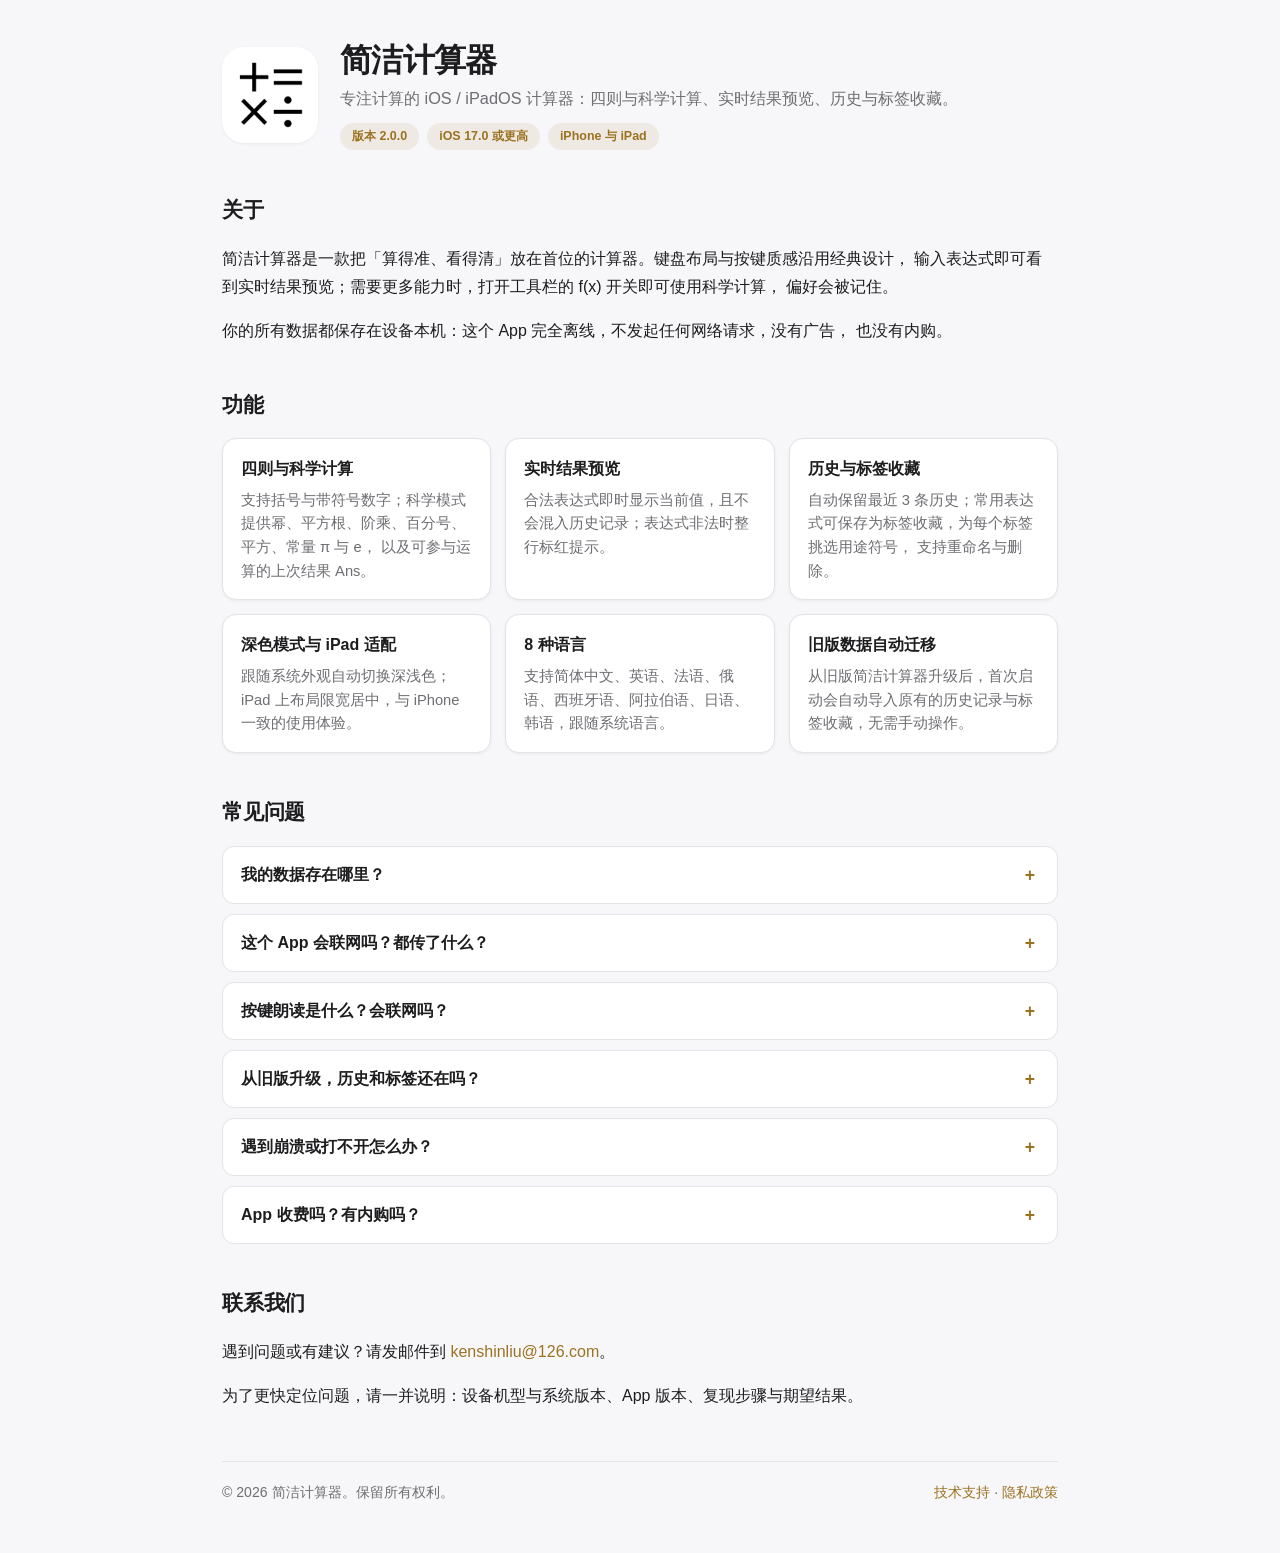
<file: index.html>
<!DOCTYPE html>
<html lang="zh-CN">
<head>
<meta charset="utf-8">
<meta name="viewport" content="width=device-width, initial-scale=1">
<title>简洁计算器 — 技术支持</title>
<meta name="description" content="简洁计算器：一款专注计算的 iOS / iPadOS 计算器，支持科学计算、实时结果预览、历史与标签收藏。完全离线，数据只存本机。">
<meta property="og:title" content="简洁计算器 — 技术支持">
<meta property="og:description" content="一款专注计算的 iOS / iPadOS 计算器，支持科学计算与历史收藏。完全离线，数据只存本机。">
<meta property="og:image" content="assets/icon.png">
<link rel="icon" type="image/png" href="assets/icon.png">
<link rel="stylesheet" href="styles.css">
</head>
<body>
<main class="wrap">

<header class="hero">
  <img class="hero-icon" src="assets/icon.png" alt="简洁计算器 App 图标" width="96" height="96">
  <div>
    <h1>简洁计算器</h1>
    <p class="tagline">专注计算的 iOS / iPadOS 计算器：四则与科学计算、实时结果预览、历史与标签收藏。</p>
    <p class="chips">
      <span class="chip">版本 2.0.0</span>
      <span class="chip">iOS 17.0 或更高</span>
      <span class="chip">iPhone 与 iPad</span>
    </p>
  </div>
</header>

<section>
  <h2>关于</h2>
  <p>简洁计算器是一款把「算得准、看得清」放在首位的计算器。键盘布局与按键质感沿用经典设计，
  输入表达式即可看到实时结果预览；需要更多能力时，打开工具栏的 f(x) 开关即可使用科学计算，
  偏好会被记住。</p>
  <p>你的所有数据都保存在设备本机：这个 App 完全离线，不发起任何网络请求，没有广告，
  也没有内购。</p>
</section>

<section>
  <h2>功能</h2>
  <div class="grid">
    <div class="card">
      <h3>四则与科学计算</h3>
      <p>支持括号与带符号数字；科学模式提供幂、平方根、阶乘、百分号、平方、常量 π 与 e，
      以及可参与运算的上次结果 Ans。</p>
    </div>
    <div class="card">
      <h3>实时结果预览</h3>
      <p>合法表达式即时显示当前值，且不会混入历史记录；表达式非法时整行标红提示。</p>
    </div>
    <div class="card">
      <h3>历史与标签收藏</h3>
      <p>自动保留最近 3 条历史；常用表达式可保存为标签收藏，为每个标签挑选用途符号，
      支持重命名与删除。</p>
    </div>
    <div class="card">
      <h3>深色模式与 iPad 适配</h3>
      <p>跟随系统外观自动切换深浅色；iPad 上布局限宽居中，与 iPhone 一致的使用体验。</p>
    </div>
    <div class="card">
      <h3>8 种语言</h3>
      <p>支持简体中文、英语、法语、俄语、西班牙语、阿拉伯语、日语、韩语，跟随系统语言。</p>
    </div>
    <div class="card">
      <h3>旧版数据自动迁移</h3>
      <p>从旧版简洁计算器升级后，首次启动会自动导入原有的历史记录与标签收藏，无需手动操作。</p>
    </div>
  </div>
</section>

<section>
  <h2>常见问题</h2>

  <details>
    <summary>我的数据存在哪里？</summary>
    <p>历史记录与标签收藏只保存在设备本机 App 沙盒内的 Application Support 目录中，
    没有任何服务器副本。卸载 App 会连同这些数据一起删除；使用系统的「卸载未使用的 App」
    （Offload）则数据会保留。</p>
  </details>

  <details>
    <summary>这个 App 会联网吗？都传了什么？</summary>
    <p>不联网。App 不发起任何网络请求，不发送任何数据，详见
    <a href="privacy.html">隐私政策</a>。</p>
  </details>

  <details>
    <summary>按键朗读是什么？会联网吗？</summary>
    <p>按键朗读（可在设置中开关）使用系统内置的语音合成功能，朗读完全在设备本地完成，
    不需要网络，也不会上传任何音频或文字。</p>
  </details>

  <details>
    <summary>从旧版升级，历史和标签还在吗？</summary>
    <p>在。首次启动新版时会自动导入旧版的历史记录与标签收藏（历史最多保留 3 条，
    与旧版容量一致），导入后旧数据文件会被归档标记，不会重复导入。</p>
  </details>

  <details>
    <summary>遇到崩溃或打不开怎么办？</summary>
    <p>先尝试彻底退出并重新打开 App；若问题仍在，请通过下方邮箱联系我们，
    并说明设备机型与系统版本、App 版本、复现步骤与期望结果。注意：删除重装会清空
    本机保存的历史与标签，反馈前请先尝试其他方法。</p>
  </details>

  <details>
    <summary>App 收费吗？有内购吗？</summary>
    <p>免费、无广告、无内购。</p>
  </details>
</section>

<section>
  <h2>联系我们</h2>
  <p>遇到问题或有建议？请发邮件到 <a href="mailto:kenshinliu@126.com">kenshinliu@126.com</a>。</p>
  <p>为了更快定位问题，请一并说明：设备机型与系统版本、App 版本、复现步骤与期望结果。</p>
</section>

<footer>
  <p>&copy; 2026 简洁计算器。保留所有权利。</p>
  <nav><a href="index.html">技术支持</a> · <a href="privacy.html">隐私政策</a></nav>
</footer>

</main>
</body>
</html>
</file>
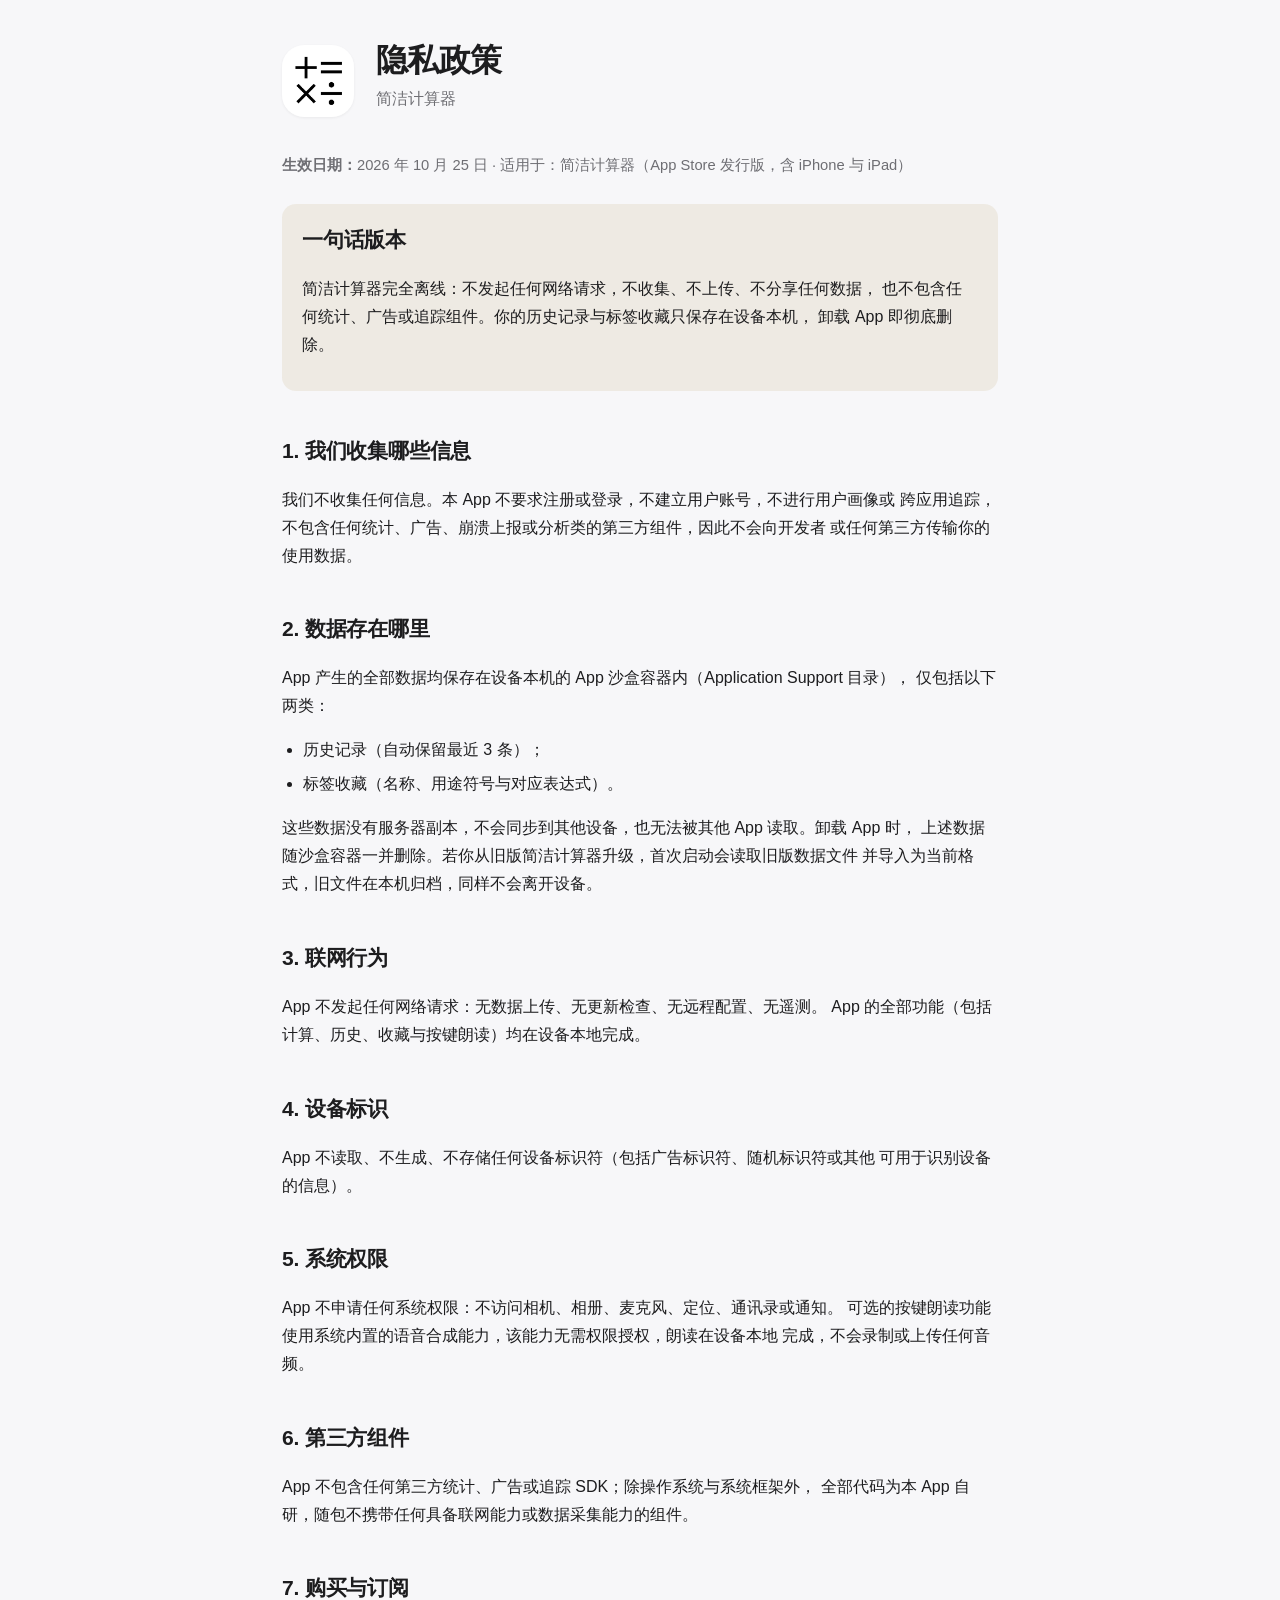
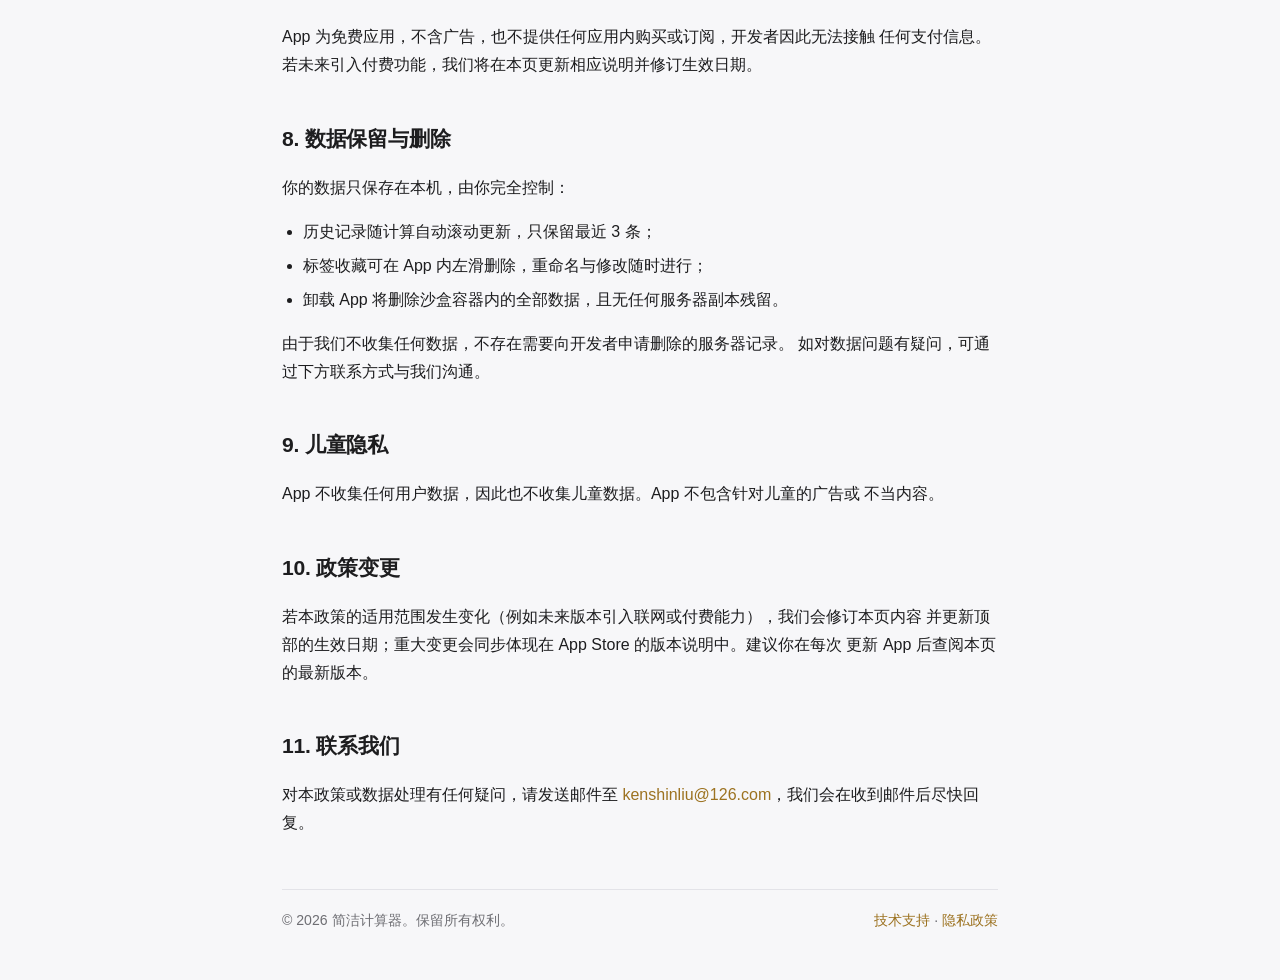
<file: privacy.html>
<!DOCTYPE html>
<html lang="zh-CN">
<head>
<meta charset="utf-8">
<meta name="viewport" content="width=device-width, initial-scale=1">
<title>简洁计算器 — 隐私政策</title>
<meta name="description" content="简洁计算器的隐私政策：App 完全离线，不发起任何网络请求，不收集任何数据，所有数据只保存在设备本机。">
<meta property="og:title" content="简洁计算器 — 隐私政策">
<meta property="og:description" content="App 完全离线，不发起任何网络请求，不收集任何数据，所有数据只保存在设备本机。">
<meta property="og:image" content="assets/icon.png">
<link rel="icon" type="image/png" href="assets/icon.png">
<link rel="stylesheet" href="styles.css">
</head>
<body>
<main class="wrap narrow">

<header class="hero hero-left">
  <img class="hero-icon" src="assets/icon.png" alt="简洁计算器 App 图标" width="72" height="72">
  <div>
    <h1>隐私政策</h1>
    <p class="tagline">简洁计算器</p>
  </div>
</header>

<p class="meta"><strong>生效日期：</strong>2026 年 10 月 25 日 · 适用于：简洁计算器（App Store 发行版，含 iPhone 与 iPad）</p>

<section class="summary">
  <h2>一句话版本</h2>
  <p>简洁计算器完全离线：不发起任何网络请求，不收集、不上传、不分享任何数据，
  也不包含任何统计、广告或追踪组件。你的历史记录与标签收藏只保存在设备本机，
  卸载 App 即彻底删除。</p>
</section>

<section>
  <h2>1. 我们收集哪些信息</h2>
  <p>我们不收集任何信息。本 App 不要求注册或登录，不建立用户账号，不进行用户画像或
  跨应用追踪，不包含任何统计、广告、崩溃上报或分析类的第三方组件，因此不会向开发者
  或任何第三方传输你的使用数据。</p>
</section>

<section>
  <h2>2. 数据存在哪里</h2>
  <p>App 产生的全部数据均保存在设备本机的 App 沙盒容器内（Application Support 目录），
  仅包括以下两类：</p>
  <ul>
    <li>历史记录（自动保留最近 3 条）；</li>
    <li>标签收藏（名称、用途符号与对应表达式）。</li>
  </ul>
  <p>这些数据没有服务器副本，不会同步到其他设备，也无法被其他 App 读取。卸载 App 时，
  上述数据随沙盒容器一并删除。若你从旧版简洁计算器升级，首次启动会读取旧版数据文件
  并导入为当前格式，旧文件在本机归档，同样不会离开设备。</p>
</section>

<section>
  <h2>3. 联网行为</h2>
  <p>App 不发起任何网络请求：无数据上传、无更新检查、无远程配置、无遥测。
  App 的全部功能（包括计算、历史、收藏与按键朗读）均在设备本地完成。</p>
</section>

<section>
  <h2>4. 设备标识</h2>
  <p>App 不读取、不生成、不存储任何设备标识符（包括广告标识符、随机标识符或其他
  可用于识别设备的信息）。</p>
</section>

<section>
  <h2>5. 系统权限</h2>
  <p>App 不申请任何系统权限：不访问相机、相册、麦克风、定位、通讯录或通知。
  可选的按键朗读功能使用系统内置的语音合成能力，该能力无需权限授权，朗读在设备本地
  完成，不会录制或上传任何音频。</p>
</section>

<section>
  <h2>6. 第三方组件</h2>
  <p>App 不包含任何第三方统计、广告或追踪 SDK；除操作系统与系统框架外，
  全部代码为本 App 自研，随包不携带任何具备联网能力或数据采集能力的组件。</p>
</section>

<section>
  <h2>7. 购买与订阅</h2>
  <p>App 为免费应用，不含广告，也不提供任何应用内购买或订阅，开发者因此无法接触
  任何支付信息。若未来引入付费功能，我们将在本页更新相应说明并修订生效日期。</p>
</section>

<section>
  <h2>8. 数据保留与删除</h2>
  <p>你的数据只保存在本机，由你完全控制：</p>
  <ul>
    <li>历史记录随计算自动滚动更新，只保留最近 3 条；</li>
    <li>标签收藏可在 App 内左滑删除，重命名与修改随时进行；</li>
    <li>卸载 App 将删除沙盒容器内的全部数据，且无任何服务器副本残留。</li>
  </ul>
  <p>由于我们不收集任何数据，不存在需要向开发者申请删除的服务器记录。
  如对数据问题有疑问，可通过下方联系方式与我们沟通。</p>
</section>

<section>
  <h2>9. 儿童隐私</h2>
  <p>App 不收集任何用户数据，因此也不收集儿童数据。App 不包含针对儿童的广告或
  不当内容。</p>
</section>

<section>
  <h2>10. 政策变更</h2>
  <p>若本政策的适用范围发生变化（例如未来版本引入联网或付费能力），我们会修订本页内容
  并更新顶部的生效日期；重大变更会同步体现在 App Store 的版本说明中。建议你在每次
  更新 App 后查阅本页的最新版本。</p>
</section>

<section>
  <h2>11. 联系我们</h2>
  <p>对本政策或数据处理有任何疑问，请发送邮件至
  <a href="mailto:kenshinliu@126.com">kenshinliu@126.com</a>，我们会在收到邮件后尽快回复。</p>
</section>

<footer>
  <p>&copy; 2026 简洁计算器。保留所有权利。</p>
  <nav><a href="index.html">技术支持</a> · <a href="privacy.html">隐私政策</a></nav>
</footer>

</main>
</body>
</html>
</file>
<file: styles.css>
/* Support site stylesheet. No JavaScript; adapts to light/dark via prefers-color-scheme.
   Accent follows the app's equals-key amber palette (Palette.swift: equalsFill light
   #DCA14E / dark #B08231), deepened for text contrast on light backgrounds. */

:root {
  --bg: #f7f7f9;
  --fg: #1d1d1f;
  --muted: #6e6e73;
  --card: #ffffff;
  --border: #e3e3e8;
  --accent: #9c7220;
  --accent-soft: rgba(156, 114, 32, 0.10);
  --code-bg: #efeff3;
  --shadow: 0 1px 3px rgba(0, 0, 0, 0.06);
}

@media (prefers-color-scheme: dark) {
  :root {
    --bg: #0e0e13;
    --fg: #f5f5f7;
    --muted: #9b9ba1;
    --card: #17171e;
    --border: #2a2a33;
    --accent: #dca14e;
    --accent-soft: rgba(220, 161, 78, 0.14);
    --code-bg: #23232c;
    --shadow: 0 1px 3px rgba(0, 0, 0, 0.4);
  }
}

* { box-sizing: border-box; }

body {
  margin: 0;
  background: var(--bg);
  color: var(--fg);
  font-family: -apple-system, BlinkMacSystemFont, "PingFang SC", "Hiragino Sans GB",
    "Segoe UI", Roboto, Helvetica, Arial, sans-serif;
  font-size: 16px;
  line-height: 1.75;
  -webkit-font-smoothing: antialiased;
}

.wrap { max-width: 880px; margin: 0 auto; padding: 40px 22px 48px; }
.wrap.narrow { max-width: 760px; }

a { color: var(--accent); text-decoration: none; }
a:hover { text-decoration: underline; }

code {
  font-family: ui-monospace, SFMono-Regular, Menlo, Consolas, monospace;
  font-size: 0.86em;
  background: var(--code-bg);
  border-radius: 6px;
  padding: 2px 6px;
  word-break: break-all;
}

/* Hero */

.hero { display: flex; align-items: center; gap: 22px; margin-bottom: 30px; }
.hero-left { align-items: center; }
.hero-icon { border-radius: 22px; box-shadow: var(--shadow); flex: none; }

h1 { margin: 0 0 4px; font-size: 2rem; letter-spacing: -0.02em; line-height: 1.25; }
.tagline { margin: 0 0 10px; color: var(--muted); font-size: 1.02rem; }
.chips { margin: 0; display: flex; flex-wrap: wrap; gap: 8px; }

.chip {
  display: inline-block;
  font-size: 0.78rem;
  font-weight: 600;
  color: var(--accent);
  background: var(--accent-soft);
  border-radius: 999px;
  padding: 3px 12px;
}

/* Sections */

h2 { font-size: 1.32rem; letter-spacing: -0.01em; margin: 2.6rem 0 0.9rem; }
h3 { font-size: 1.04rem; margin: 1.9rem 0 0.5rem; }
.meta { color: var(--muted); font-size: 0.92rem; margin-top: 0; }

.summary {
  background: var(--accent-soft);
  border-radius: 14px;
  padding: 4px 20px 16px;
  margin-top: 1.6rem;
}

.summary h2 { margin-top: 0.9rem; }

/* Feature cards */

.grid { display: grid; grid-template-columns: repeat(auto-fill, minmax(240px, 1fr)); gap: 14px; }

.card {
  background: var(--card);
  border: 1px solid var(--border);
  border-radius: 14px;
  padding: 16px 18px;
  box-shadow: var(--shadow);
}

.card h3 { margin: 0 0 6px; font-size: 1rem; }
.card p { margin: 0; color: var(--muted); font-size: 0.92rem; line-height: 1.6; }

/* FAQ accordions */

details {
  background: var(--card);
  border: 1px solid var(--border);
  border-radius: 12px;
  padding: 14px 18px;
  margin-bottom: 10px;
}

summary {
  font-weight: 600;
  cursor: pointer;
  list-style: none;
  position: relative;
  padding-right: 28px;
}

summary::-webkit-details-marker { display: none; }

summary::after {
  content: "+";
  position: absolute;
  right: 4px;
  top: 50%;
  transform: translateY(-50%);
  color: var(--accent);
  font-weight: 700;
  font-size: 1.1rem;
}

details[open] summary::after { content: "\2212"; }
details p { margin: 10px 0 2px; color: var(--muted); }

/* Lists, table & footer */

section ul { padding-left: 1.3rem; }
section li { margin: 6px 0; }

table { width: 100%; border-collapse: collapse; margin: 1rem 0; font-size: 0.93rem; }

th, td {
  border: 1px solid var(--border);
  padding: 8px 12px;
  text-align: left;
  vertical-align: top;
}

th { background: var(--accent-soft); font-weight: 600; }

footer {
  margin-top: 3.2rem;
  padding-top: 18px;
  border-top: 1px solid var(--border);
  display: flex;
  justify-content: space-between;
  flex-wrap: wrap;
  gap: 8px;
  color: var(--muted);
  font-size: 0.88rem;
}

footer p, footer nav { margin: 0; }
</file>
